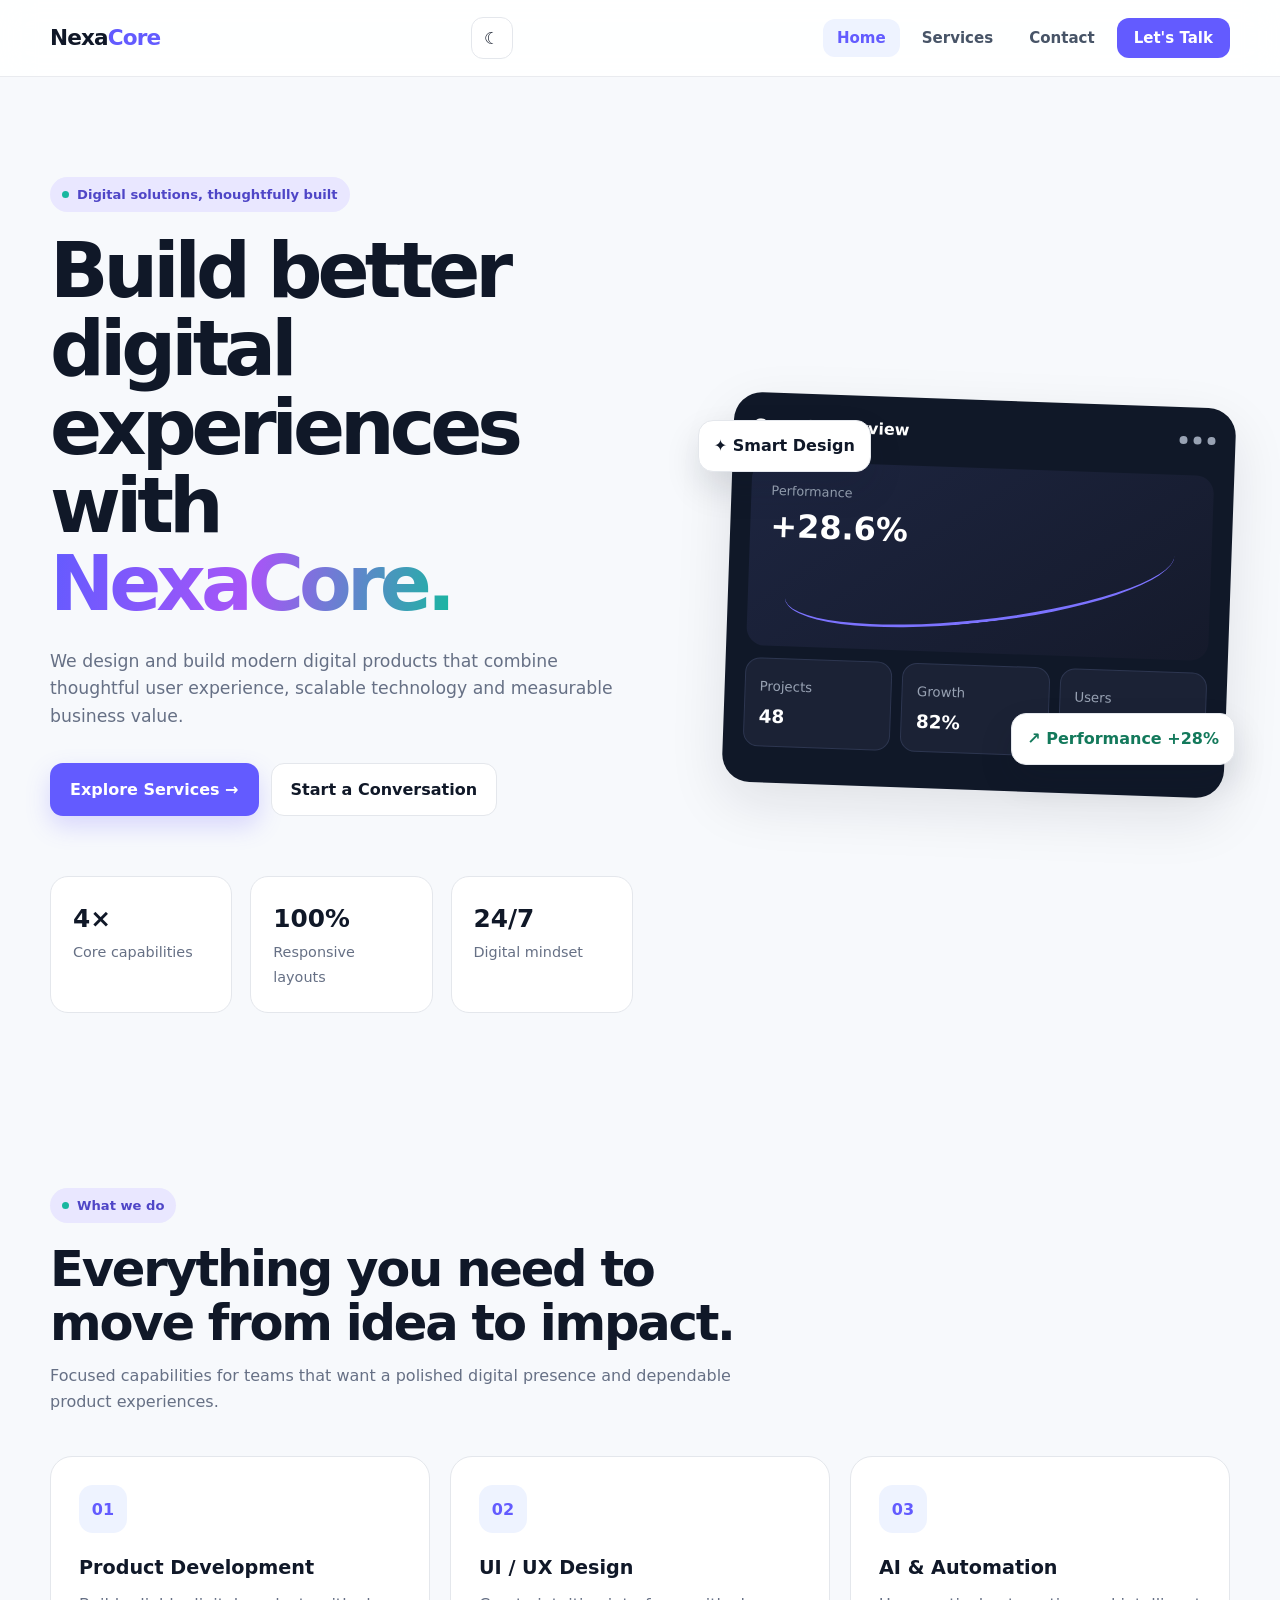
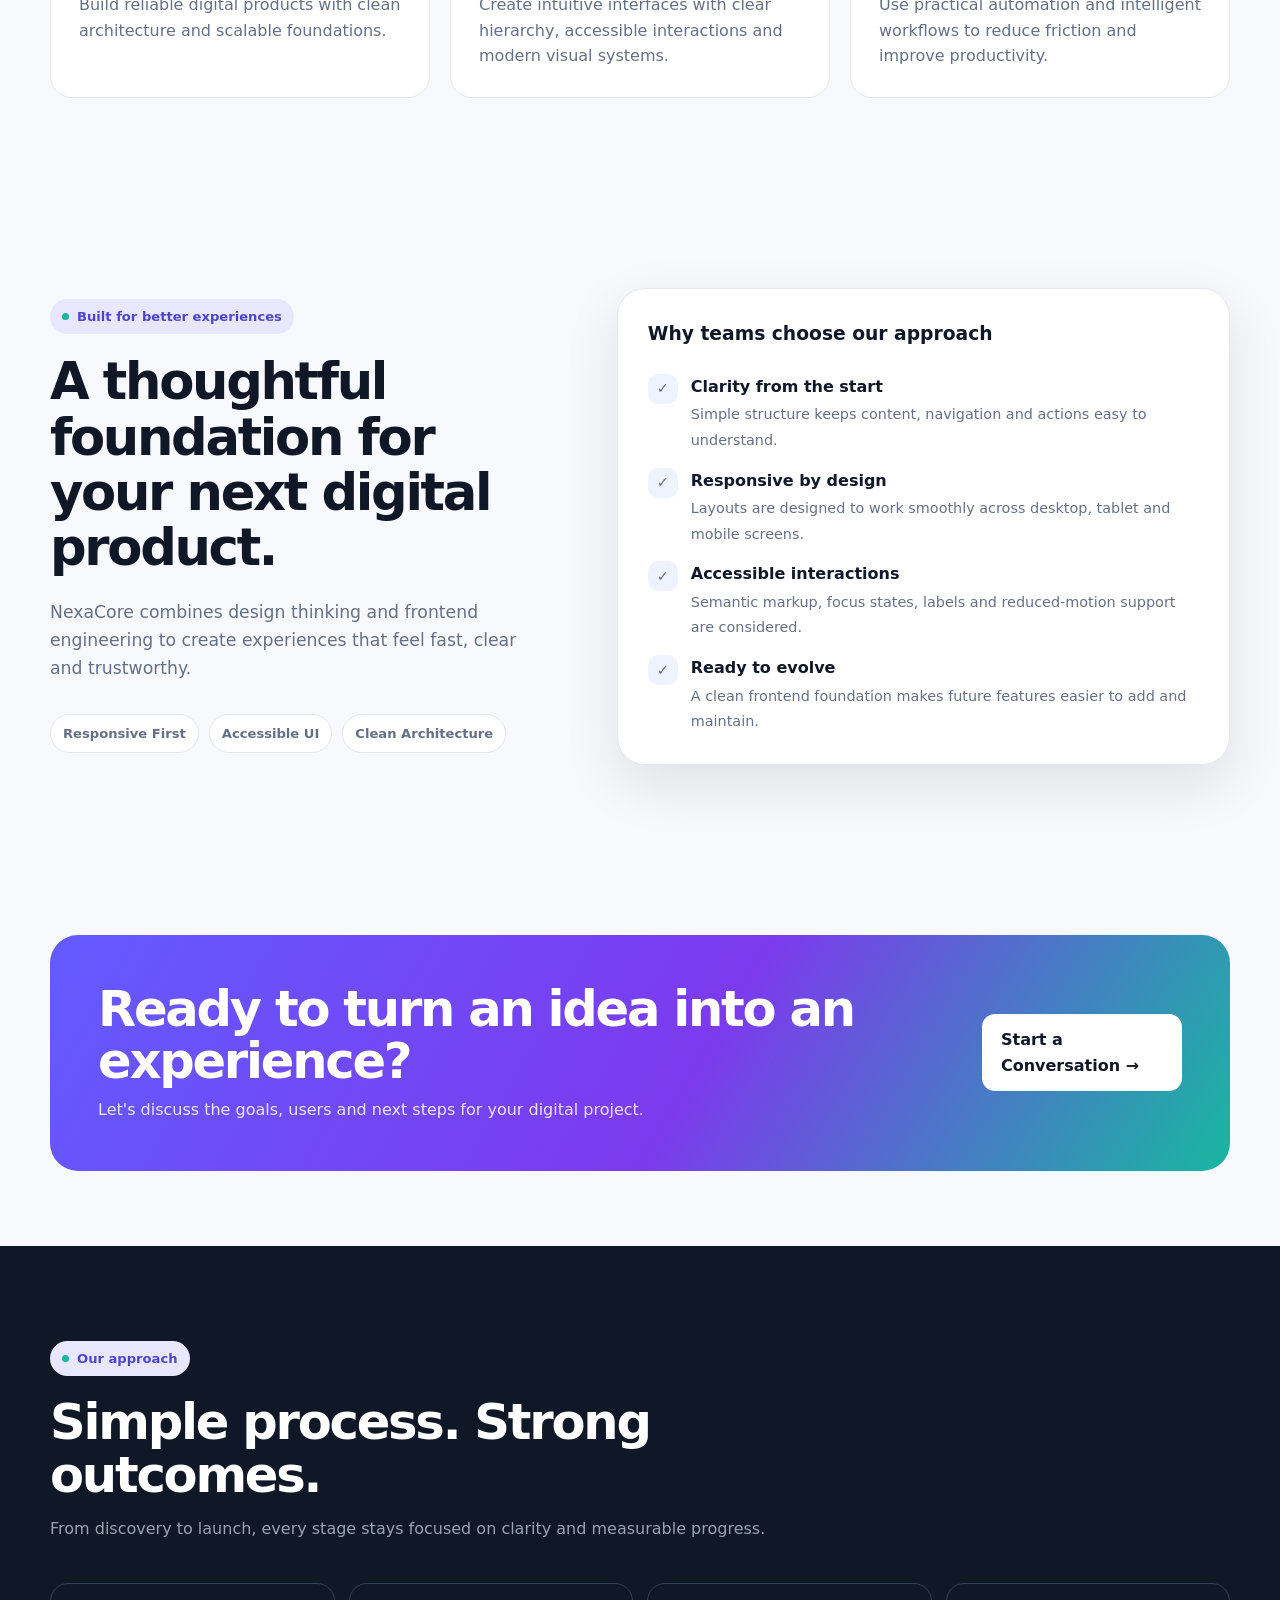
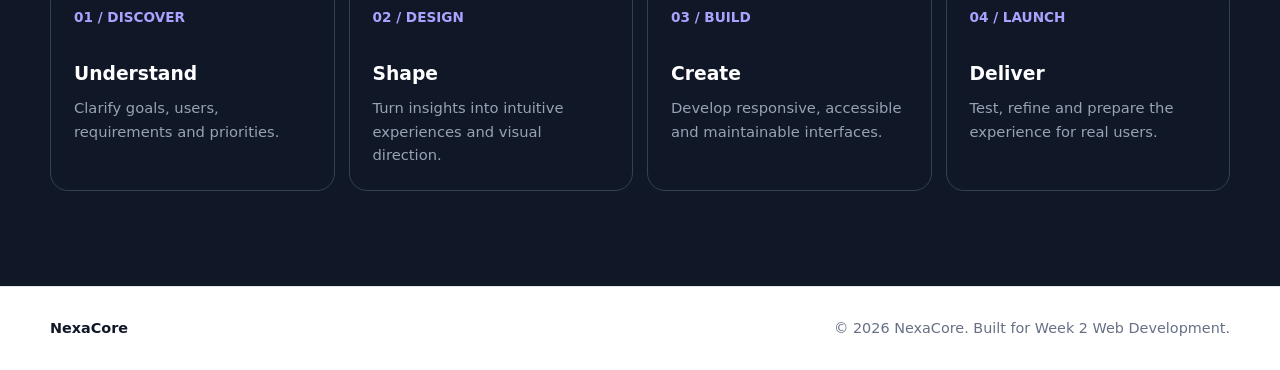
<file: index.html>
<!DOCTYPE html>
<html lang="en">
<head>
<meta charset="UTF-8"><meta name="viewport" content="width=device-width, initial-scale=1.0">
<meta name="description" content="NexaCore modern responsive digital solutions website.">
<title>NexaCore — Digital Solutions</title>
<link rel="stylesheet" href="css/style.css">
</head>
<body>

<header class="site-header">
  <div class="container nav">
    <a class="logo" href="index.html">Nexa<span>Core</span></a>
    <div class="nav-tools">
      <button class="theme-btn" type="button" aria-label="Switch to dark theme" title="Toggle theme">☾</button>
      <button class="menu-btn" type="button" aria-label="Open navigation menu" aria-expanded="false">☰</button>
    </div>
    <nav aria-label="Primary navigation">
      <ul class="nav-links">
        <li><a class="active" href="index.html">Home</a></li>
        <li><a class="" href="services.html">Services</a></li>
        <li><a class="" href="contact.html">Contact</a></li>
        <li><a class="nav-cta" href="contact.html">Let's Talk</a></li>
      </ul>
    </nav>
  </div>
</header>
<main>
<section class="hero">
  <div class="container hero-grid">
    <div class="reveal">
      <span class="eyebrow">Digital solutions, thoughtfully built</span>
      <h1>Build better digital experiences with <span class="gradient">NexaCore.</span></h1>
      <p class="hero-copy">We design and build modern digital products that combine thoughtful user experience, scalable technology and measurable business value.</p>
      <div class="actions">
        <a class="btn btn-primary" href="services.html">Explore Services →</a>
        <a class="btn btn-secondary" href="contact.html">Start a Conversation</a>
      </div>
      <div class="stats">
        <div class="stat"><strong>4×</strong><span>Core capabilities</span></div>
        <div class="stat"><strong>100%</strong><span>Responsive layouts</span></div>
        <div class="stat"><strong>24/7</strong><span>Digital mindset</span></div>
      </div>
    </div>
    <div class="hero-visual reveal" aria-label="Decorative dashboard visualization">
      <div class="dashboard">
        <div class="dash-top"><strong>Growth Overview</strong><div class="dots"><i></i><i></i><i></i></div></div>
        <div class="chart"><div class="chart-label">Performance</div><div class="chart-value">+28.6%</div></div>
        <div class="dash-cards">
          <div class="dash-card"><small>Projects</small><strong>48</strong></div>
          <div class="dash-card"><small>Growth</small><strong>82%</strong></div>
          <div class="dash-card"><small>Users</small><strong>12.4K</strong></div>
        </div>
      </div>
      <div class="float float-one">✦ Smart Design</div>
      <div class="float float-two">↗ Performance +28%</div>
    </div>
  </div>
</section>

<section class="section">
  <div class="container">
    <div class="section-head reveal">
      <span class="eyebrow">What we do</span>
      <h2>Everything you need to move from idea to impact.</h2>
      <p>Focused capabilities for teams that want a polished digital presence and dependable product experiences.</p>
    </div>
    <div class="cards">
      <article class="card reveal"><div class="icon">01</div><h3>Product Development</h3><p>Build reliable digital products with clean architecture and scalable foundations.</p></article>
      <article class="card reveal"><div class="icon">02</div><h3>UI / UX Design</h3><p>Create intuitive interfaces with clear hierarchy, accessible interactions and modern visual systems.</p></article>
      <article class="card reveal"><div class="icon">03</div><h3>AI & Automation</h3><p>Use practical automation and intelligent workflows to reduce friction and improve productivity.</p></article>
    </div>
  </div>
</section>


<section class="split-section">
  <div class="container split-grid">
    <div class="reveal">
      <span class="eyebrow">Built for better experiences</span>
      <h2 style="font-size:clamp(2rem,4vw,3.2rem);line-height:1.08;letter-spacing:-.045em">A thoughtful foundation for your next digital product.</h2>
      <p class="hero-copy">NexaCore combines design thinking and frontend engineering to create experiences that feel fast, clear and trustworthy.</p>
      <div class="trust-row">
        <span class="trust-pill">Responsive First</span>
        <span class="trust-pill">Accessible UI</span>
        <span class="trust-pill">Clean Architecture</span>
      </div>
    </div>
    <div class="feature-panel reveal">
      <h3>Why teams choose our approach</h3>
      <ul class="feature-list">
        <li><span class="check">✓</span><div><b>Clarity from the start</b><span>Simple structure keeps content, navigation and actions easy to understand.</span></div></li>
        <li><span class="check">✓</span><div><b>Responsive by design</b><span>Layouts are designed to work smoothly across desktop, tablet and mobile screens.</span></div></li>
        <li><span class="check">✓</span><div><b>Accessible interactions</b><span>Semantic markup, focus states, labels and reduced-motion support are considered.</span></div></li>
        <li><span class="check">✓</span><div><b>Ready to evolve</b><span>A clean frontend foundation makes future features easier to add and maintain.</span></div></li>
      </ul>
    </div>
  </div>
</section>

<section class="cta">
  <div class="container">
    <div class="cta-box reveal">
      <div><h2>Ready to turn an idea into an experience?</h2><p>Let's discuss the goals, users and next steps for your digital project.</p></div>
      <a class="btn btn-secondary" href="contact.html">Start a Conversation →</a>
    </div>
  </div>
</section>
<section class="section process">
  <div class="container">
    <div class="section-head reveal"><span class="eyebrow">Our approach</span><h2>Simple process. Strong outcomes.</h2><p>From discovery to launch, every stage stays focused on clarity and measurable progress.</p></div>
    <div class="process-grid">
      <div class="step reveal"><b>01 / DISCOVER</b><h3>Understand</h3><p>Clarify goals, users, requirements and priorities.</p></div>
      <div class="step reveal"><b>02 / DESIGN</b><h3>Shape</h3><p>Turn insights into intuitive experiences and visual direction.</p></div>
      <div class="step reveal"><b>03 / BUILD</b><h3>Create</h3><p>Develop responsive, accessible and maintainable interfaces.</p></div>
      <div class="step reveal"><b>04 / LAUNCH</b><h3>Deliver</h3><p>Test, refine and prepare the experience for real users.</p></div>
    </div>
  </div>
</section>
</main>

<footer class="site-footer">
  <div class="container footer-inner">
    <div class="footer-brand">NexaCore</div>
    <div>© <span id="year"></span> NexaCore. Built for Week 2 Web Development.</div>
  </div>
</footer>
<script src="js/main.js"></script>
</body>
</html>
</file>
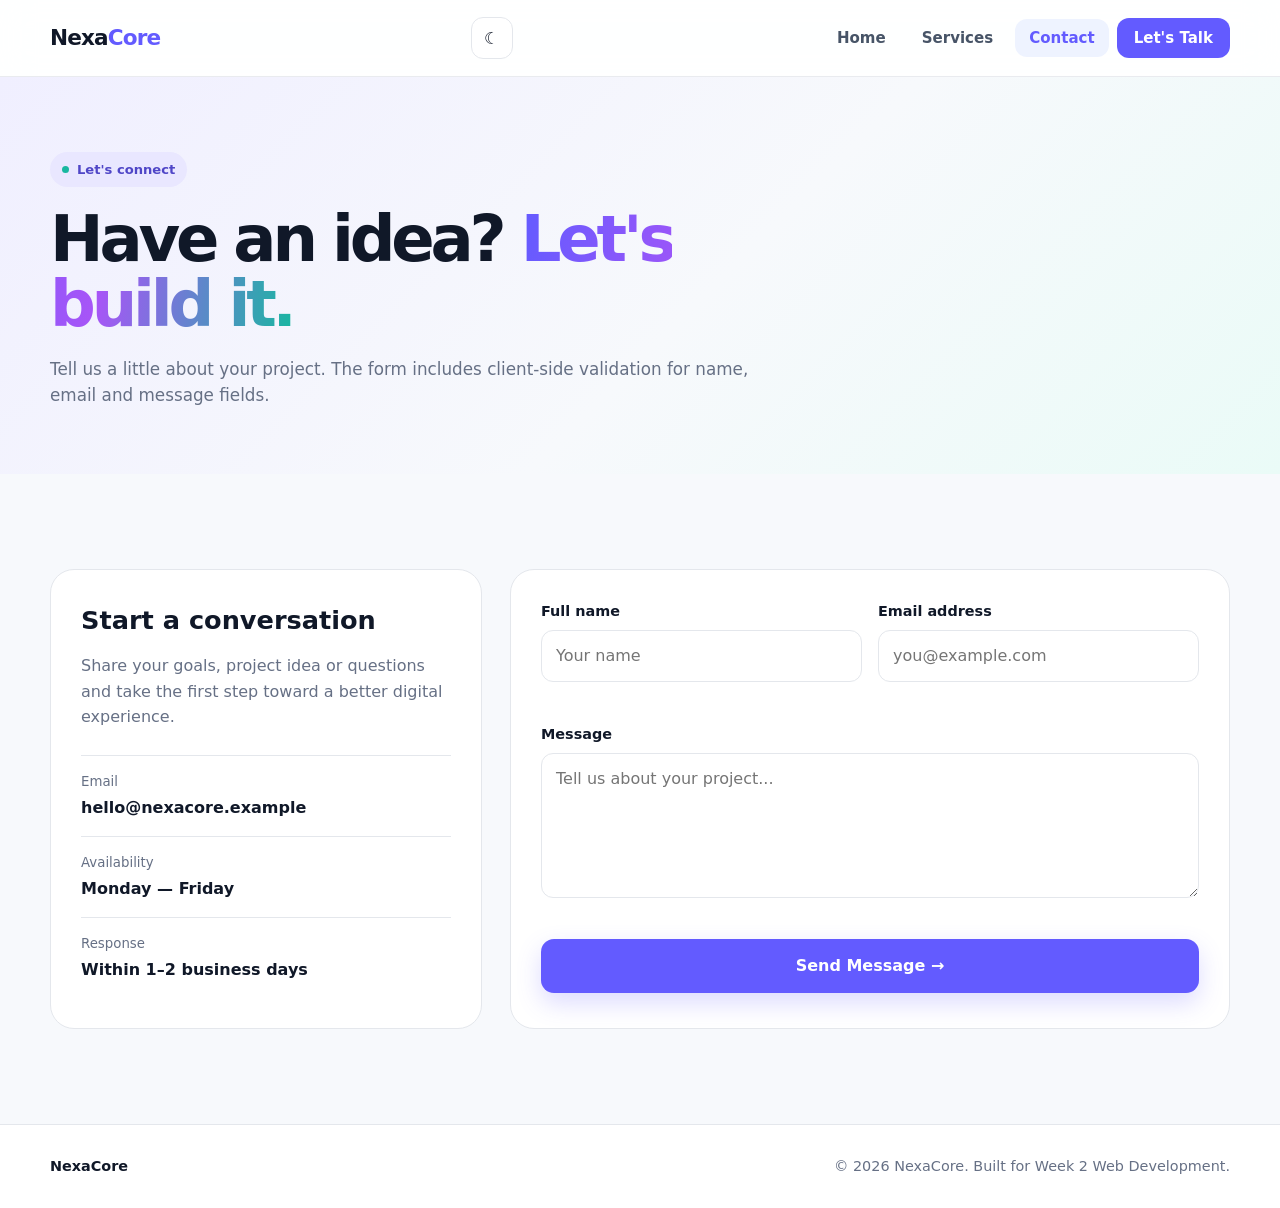
<file: contact.html>
<!DOCTYPE html>
<html lang="en">
<head>
<meta charset="UTF-8"><meta name="viewport" content="width=device-width, initial-scale=1.0">
<meta name="description" content="Contact NexaCore for digital product and web development services.">
<title>Contact — NexaCore</title>
<link rel="stylesheet" href="css/style.css">
</head>
<body>

<header class="site-header">
  <div class="container nav">
    <a class="logo" href="index.html">Nexa<span>Core</span></a>
    <div class="nav-tools">
      <button class="theme-btn" type="button" aria-label="Switch to dark theme" title="Toggle theme">☾</button>
      <button class="menu-btn" type="button" aria-label="Open navigation menu" aria-expanded="false">☰</button>
    </div>
    <nav aria-label="Primary navigation">
      <ul class="nav-links">
        <li><a class="" href="index.html">Home</a></li>
        <li><a class="" href="services.html">Services</a></li>
        <li><a class="active" href="contact.html">Contact</a></li>
        <li><a class="nav-cta" href="contact.html">Let's Talk</a></li>
      </ul>
    </nav>
  </div>
</header>
<main>
<section class="page-hero">
  <div class="container reveal">
    <span class="eyebrow">Let's connect</span>
    <h1>Have an idea? <span class="gradient">Let's build it.</span></h1>
    <p>Tell us a little about your project. The form includes client-side validation for name, email and message fields.</p>
  </div>
</section>
<section class="section">
  <div class="container contact-grid">
    <aside class="contact-info reveal">
      <h2>Start a conversation</h2>
      <p>Share your goals, project idea or questions and take the first step toward a better digital experience.</p>
      <div class="contact-item"><small>Email</small><strong>hello@nexacore.example</strong></div>
      <div class="contact-item"><small>Availability</small><strong>Monday — Friday</strong></div>
      <div class="contact-item"><small>Response</small><strong>Within 1–2 business days</strong></div>
    </aside>
    <div class="form-card reveal">
      <form id="contactForm" novalidate>
        <div class="form-grid">
          <div class="field"><label for="name">Full name</label><input id="name" name="name" type="text" autocomplete="name" placeholder="Your name" aria-describedby="nameError"><span class="error" id="nameError"></span></div>
          <div class="field"><label for="email">Email address</label><input id="email" name="email" type="email" autocomplete="email" placeholder="you@example.com" aria-describedby="emailError"><span class="error" id="emailError"></span></div>
          <div class="field full"><label for="message">Message</label><textarea id="message" name="message" placeholder="Tell us about your project..." aria-describedby="messageError"></textarea><span class="error" id="messageError"></span></div>
          <div class="field full"><button class="btn btn-primary" type="submit">Send Message →</button></div>
        </div>
        <div class="success" id="formSuccess" role="status" aria-live="polite"></div>
      </form>
    </div>
  </div>
</section>
</main>

<footer class="site-footer">
  <div class="container footer-inner">
    <div class="footer-brand">NexaCore</div>
    <div>© <span id="year"></span> NexaCore. Built for Week 2 Web Development.</div>
  </div>
</footer>
<script src="js/main.js"></script>
</body>
</html>
</file>
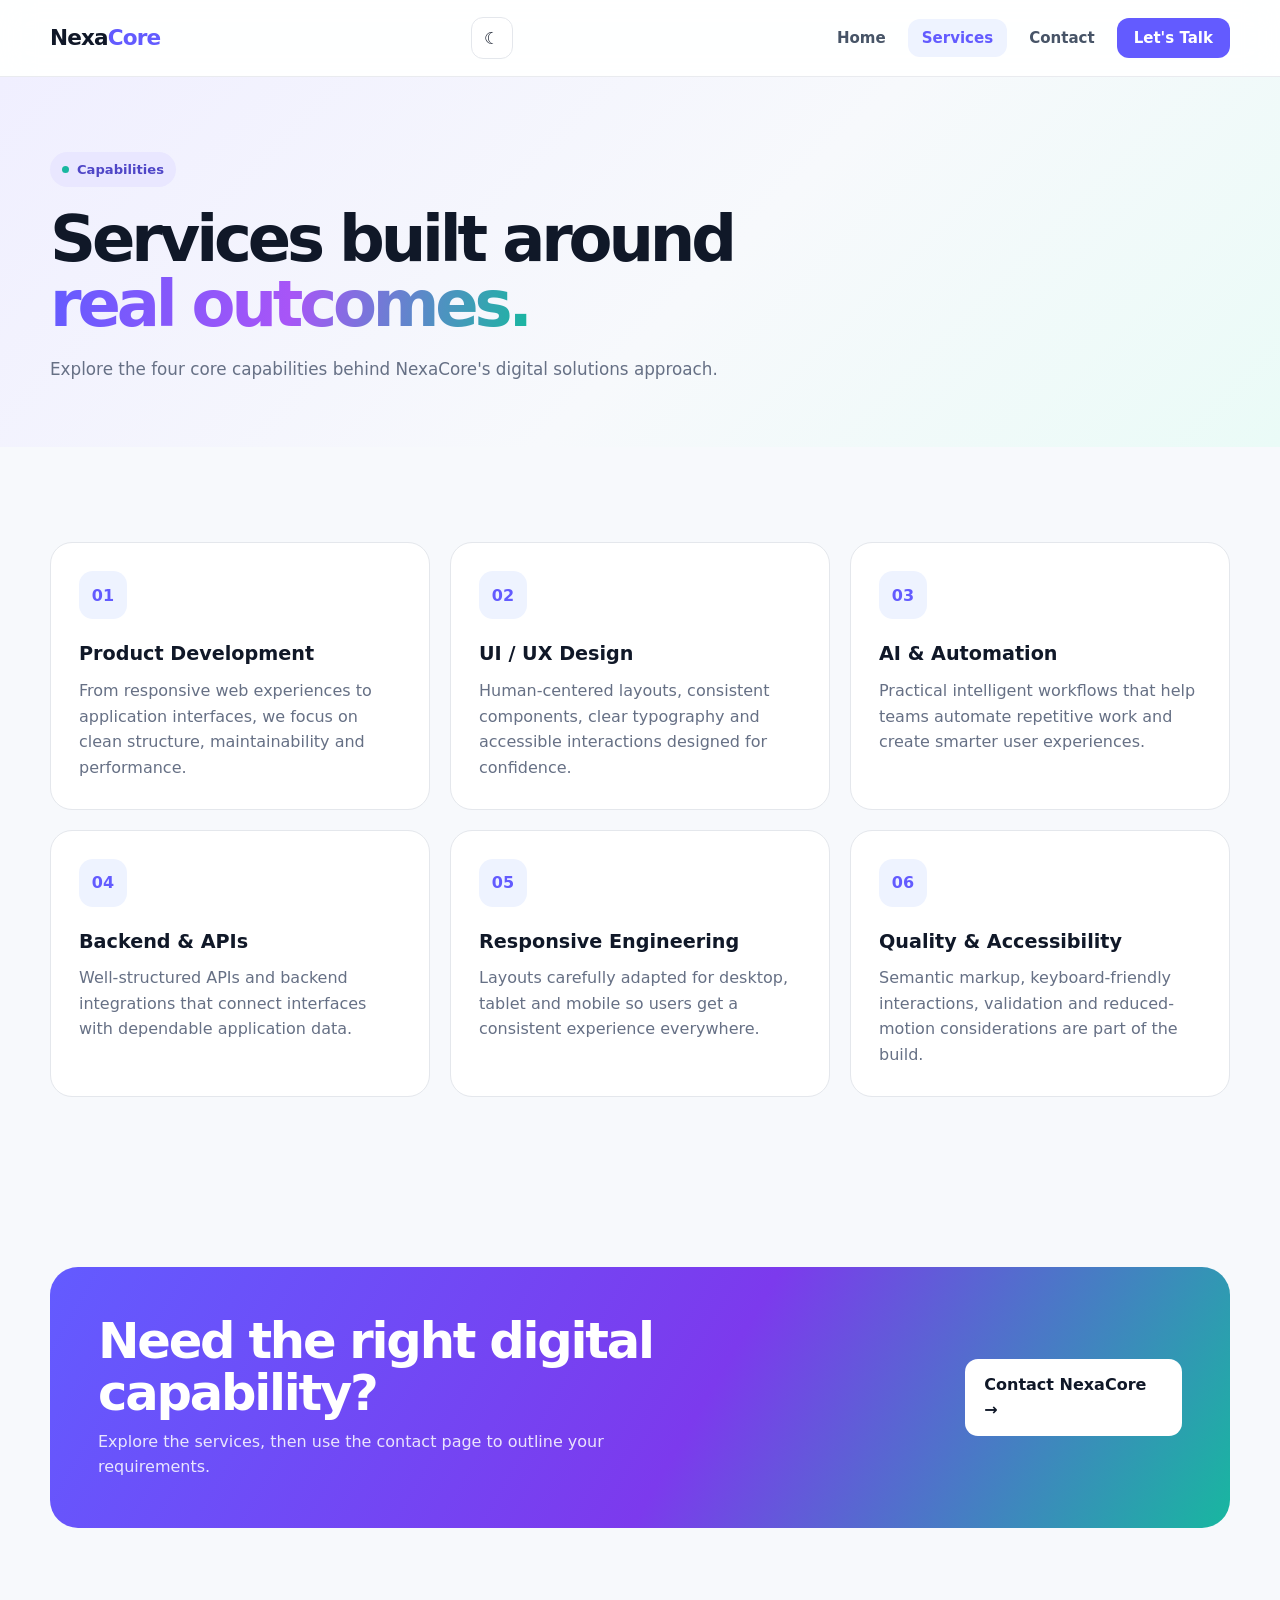
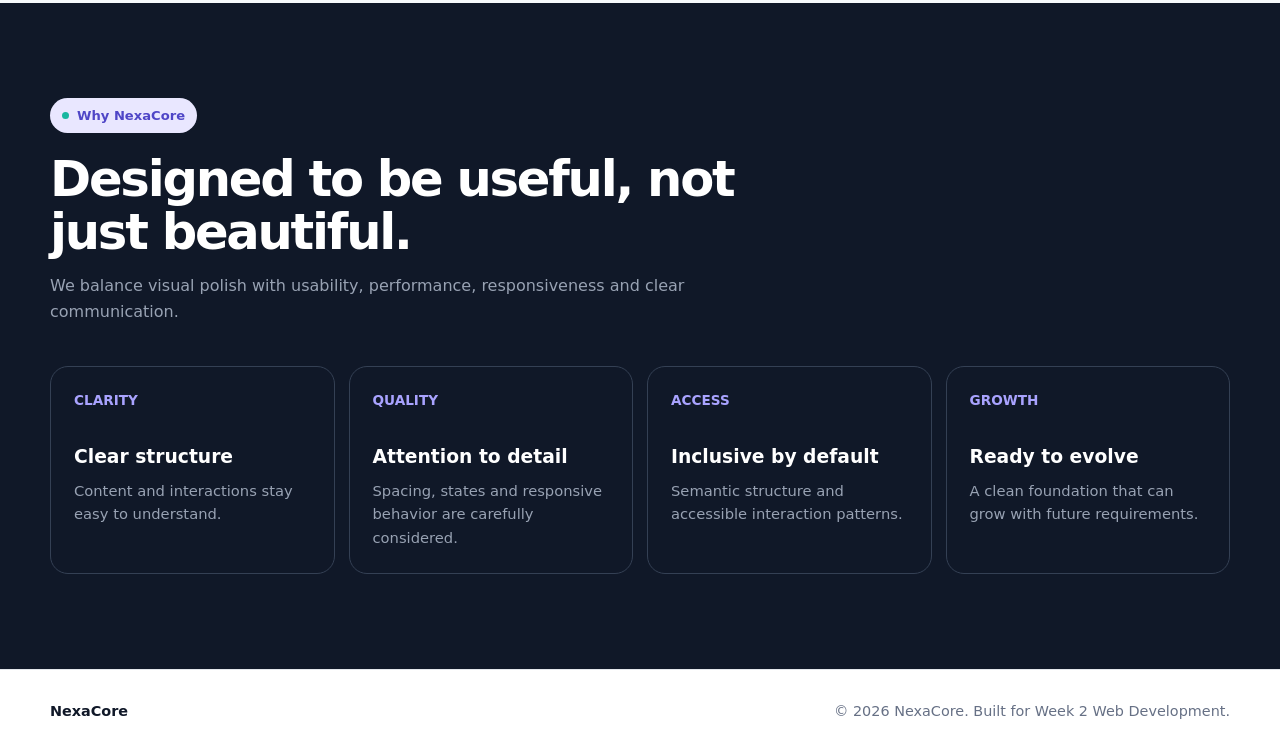
<file: services.html>
<!DOCTYPE html>
<html lang="en">
<head>
<meta charset="UTF-8"><meta name="viewport" content="width=device-width, initial-scale=1.0">
<meta name="description" content="NexaCore services: product development, UI UX, AI automation and backend APIs.">
<title>Services — NexaCore</title>
<link rel="stylesheet" href="css/style.css">
</head>
<body>

<header class="site-header">
  <div class="container nav">
    <a class="logo" href="index.html">Nexa<span>Core</span></a>
    <div class="nav-tools">
      <button class="theme-btn" type="button" aria-label="Switch to dark theme" title="Toggle theme">☾</button>
      <button class="menu-btn" type="button" aria-label="Open navigation menu" aria-expanded="false">☰</button>
    </div>
    <nav aria-label="Primary navigation">
      <ul class="nav-links">
        <li><a class="" href="index.html">Home</a></li>
        <li><a class="active" href="services.html">Services</a></li>
        <li><a class="" href="contact.html">Contact</a></li>
        <li><a class="nav-cta" href="contact.html">Let's Talk</a></li>
      </ul>
    </nav>
  </div>
</header>
<main>
<section class="page-hero">
  <div class="container reveal">
    <span class="eyebrow">Capabilities</span>
    <h1>Services built around <span class="gradient">real outcomes.</span></h1>
    <p>Explore the four core capabilities behind NexaCore's digital solutions approach.</p>
  </div>
</section>
<section class="section">
  <div class="container">
    <div class="cards">
      <article class="card reveal"><div class="icon">01</div><h3>Product Development</h3><p>From responsive web experiences to application interfaces, we focus on clean structure, maintainability and performance.</p></article>
      <article class="card reveal"><div class="icon">02</div><h3>UI / UX Design</h3><p>Human-centered layouts, consistent components, clear typography and accessible interactions designed for confidence.</p></article>
      <article class="card reveal"><div class="icon">03</div><h3>AI & Automation</h3><p>Practical intelligent workflows that help teams automate repetitive work and create smarter user experiences.</p></article>
      <article class="card reveal"><div class="icon">04</div><h3>Backend & APIs</h3><p>Well-structured APIs and backend integrations that connect interfaces with dependable application data.</p></article>
      <article class="card reveal"><div class="icon">05</div><h3>Responsive Engineering</h3><p>Layouts carefully adapted for desktop, tablet and mobile so users get a consistent experience everywhere.</p></article>
      <article class="card reveal"><div class="icon">06</div><h3>Quality & Accessibility</h3><p>Semantic markup, keyboard-friendly interactions, validation and reduced-motion considerations are part of the build.</p></article>
    </div>
  </div>
</section>

<section class="cta">
  <div class="container">
    <div class="cta-box reveal">
      <div><h2>Need the right digital capability?</h2><p>Explore the services, then use the contact page to outline your requirements.</p></div>
      <a class="btn btn-secondary" href="contact.html">Contact NexaCore →</a>
    </div>
  </div>
</section>
<section class="section process">
  <div class="container">
    <div class="section-head reveal"><span class="eyebrow">Why NexaCore</span><h2>Designed to be useful, not just beautiful.</h2><p>We balance visual polish with usability, performance, responsiveness and clear communication.</p></div>
    <div class="process-grid">
      <div class="step reveal"><b>CLARITY</b><h3>Clear structure</h3><p>Content and interactions stay easy to understand.</p></div>
      <div class="step reveal"><b>QUALITY</b><h3>Attention to detail</h3><p>Spacing, states and responsive behavior are carefully considered.</p></div>
      <div class="step reveal"><b>ACCESS</b><h3>Inclusive by default</h3><p>Semantic structure and accessible interaction patterns.</p></div>
      <div class="step reveal"><b>GROWTH</b><h3>Ready to evolve</h3><p>A clean foundation that can grow with future requirements.</p></div>
    </div>
  </div>
</section>
</main>

<footer class="site-footer">
  <div class="container footer-inner">
    <div class="footer-brand">NexaCore</div>
    <div>© <span id="year"></span> NexaCore. Built for Week 2 Web Development.</div>
  </div>
</footer>
<script src="js/main.js"></script>
</body>
</html>
</file>
<file: css/style.css>
:root{
  --bg:#f7f9fc;
  --surface:#ffffff;
  --surface-2:#eef3ff;
  --text:#101828;
  --muted:#667085;
  --primary:#635bff;
  --primary-dark:#5147e8;
  --accent:#18b7a0;
  --border:#e4e7ec;
  --shadow:0 20px 55px rgba(16,24,40,.10);
  --radius:22px;
  --max:1180px;
}
*{box-sizing:border-box;margin:0;padding:0}
html{scroll-behavior:smooth}
body{font-family:Inter,ui-sans-serif,system-ui,-apple-system,BlinkMacSystemFont,"Segoe UI",sans-serif;color:var(--text);background:var(--bg);line-height:1.6}
a{text-decoration:none;color:inherit}
img{max-width:100%;display:block}
button,input,textarea{font:inherit}
.container{width:min(var(--max),calc(100% - 40px));margin:auto}
.site-header{position:sticky;top:0;z-index:100;background:rgba(255,255,255,.88);backdrop-filter:blur(16px);border-bottom:1px solid rgba(228,231,236,.8)}
.nav{height:76px;display:flex;align-items:center;justify-content:space-between}
.logo{font-size:1.35rem;font-weight:850;letter-spacing:-.04em}
.logo span{color:var(--primary)}
.nav-links{display:flex;gap:8px;align-items:center;list-style:none}
.nav-links a{padding:10px 14px;border-radius:12px;color:#475467;font-weight:650;font-size:.94rem}
.nav-links a:hover,.nav-links a.active{color:var(--primary);background:var(--surface-2)}
.nav-cta{background:var(--primary)!important;color:#fff!important;padding:11px 17px!important}
.menu-btn{display:none;border:0;background:var(--surface-2);width:44px;height:44px;border-radius:12px;cursor:pointer;color:var(--text)}
.hero{padding:100px 0 80px;overflow:hidden}
.hero-grid{display:grid;grid-template-columns:1.05fr .95fr;gap:70px;align-items:center}
.eyebrow{display:inline-flex;align-items:center;gap:8px;background:#e9e7ff;color:#4f46c7;border-radius:999px;padding:7px 12px;font-weight:750;font-size:.82rem;margin-bottom:20px}
.eyebrow::before{content:"";width:7px;height:7px;background:var(--accent);border-radius:50%}
h1{font-size:clamp(2.8rem,6vw,5.2rem);line-height:1.02;letter-spacing:-.065em;max-width:760px}
.gradient{background:linear-gradient(100deg,var(--primary),#a855f7,var(--accent));-webkit-background-clip:text;background-clip:text;color:transparent}
.hero-copy{font-size:1.08rem;color:var(--muted);max-width:620px;margin:24px 0 32px}
.actions{display:flex;gap:12px;flex-wrap:wrap}
.btn{display:inline-flex;align-items:center;justify-content:center;gap:9px;border:1px solid transparent;border-radius:13px;padding:13px 19px;font-weight:750;cursor:pointer;transition:.2s}
.btn-primary{background:var(--primary);color:white;box-shadow:0 10px 25px rgba(99,91,255,.22)}
.btn-primary:hover{background:var(--primary-dark);transform:translateY(-2px)}
.btn-secondary{background:#fff;border-color:var(--border);color:var(--text)}
.btn-secondary:hover{border-color:#c7cbd5;transform:translateY(-2px)}
.hero-visual{position:relative;min-height:430px}
.dashboard{position:absolute;inset:20px 0 20px 25px;background:#101828;border-radius:28px;padding:20px;box-shadow:var(--shadow);transform:rotate(2deg)}
.dash-top{display:flex;justify-content:space-between;align-items:center;color:#fff;margin-bottom:22px}
.dots{display:flex;gap:6px}.dots i{width:8px;height:8px;border-radius:50%;background:#98a2b3}
.chart{height:185px;border-radius:18px;background:linear-gradient(145deg,#1d2540,#151a2b);padding:20px;position:relative;overflow:hidden}
.chart::after{content:"";position:absolute;left:8%;right:8%;bottom:30px;height:90px;border-bottom:3px solid #7c73ff;border-radius:50%;transform:skewY(-8deg)}
.chart-label{color:#98a2b3;font-size:.8rem}.chart-value{color:#fff;font-size:2rem;font-weight:800}
.dash-cards{display:grid;grid-template-columns:repeat(3,1fr);gap:10px;margin-top:12px}
.dash-card{background:#1b2235;border:1px solid #2d3650;border-radius:15px;padding:14px;color:#fff}
.dash-card small{color:#98a2b3}.dash-card strong{display:block;font-size:1.15rem;margin-top:4px}
.float{position:absolute;background:#fff;border:1px solid var(--border);border-radius:15px;padding:12px 15px;box-shadow:0 16px 35px rgba(16,24,40,.12);font-weight:750}
.float-one{left:-5px;top:40px}.float-two{right:-5px;bottom:45px;color:#13795b}
.stats{display:grid;grid-template-columns:repeat(3,1fr);gap:18px;margin-top:60px}
.stat{background:#fff;border:1px solid var(--border);padding:22px;border-radius:18px}.stat strong{font-size:1.55rem;display:block}.stat span{color:var(--muted);font-size:.9rem}
.section{padding:95px 0}.section-head{max-width:720px;margin-bottom:42px}.section-head h2{font-size:clamp(2rem,4vw,3.1rem);line-height:1.08;letter-spacing:-.045em}.section-head p{color:var(--muted);margin-top:13px}
.cards{display:grid;grid-template-columns:repeat(3,1fr);gap:20px}
.card{background:var(--surface);border:1px solid var(--border);border-radius:var(--radius);padding:28px;transition:.25s}.card:hover{transform:translateY(-6px);box-shadow:var(--shadow)}
.icon{width:48px;height:48px;border-radius:14px;display:grid;place-items:center;background:var(--surface-2);color:var(--primary);font-weight:900;margin-bottom:20px}
.card h3{font-size:1.2rem;margin-bottom:8px}.card p{color:var(--muted)}
.process{background:#101828;color:#fff}.process .section-head p{color:#98a2b3}.process-grid{display:grid;grid-template-columns:repeat(4,1fr);gap:14px}.step{border:1px solid #344054;border-radius:18px;padding:23px}.step b{display:block;color:#a9a3ff;font-size:.85rem;margin-bottom:30px}.step h3{margin-bottom:7px}.step p{color:#98a2b3;font-size:.92rem}
.page-hero{padding:75px 0 65px;background:linear-gradient(135deg,#f0efff,#f7f9fc 55%,#eafbf7)}.page-hero h1{font-size:clamp(2.5rem,5vw,4.4rem)}.page-hero p{max-width:700px;color:var(--muted);margin-top:18px;font-size:1.05rem}
.contact-grid{display:grid;grid-template-columns:.75fr 1.25fr;gap:28px}.contact-info,.form-card{background:#fff;border:1px solid var(--border);border-radius:24px;padding:30px}.contact-info h2{font-size:1.6rem;margin-bottom:12px}.contact-info>p{color:var(--muted);margin-bottom:25px}.contact-item{padding:15px 0;border-top:1px solid var(--border)}.contact-item small{color:var(--muted);display:block}.contact-item strong{display:block;margin-top:3px}
.form-grid{display:grid;grid-template-columns:1fr 1fr;gap:16px}.field{display:flex;flex-direction:column;gap:7px}.field.full{grid-column:1/-1}.field label{font-weight:700;font-size:.9rem}.field input,.field textarea{border:1px solid var(--border);border-radius:12px;padding:12px 14px;outline:none;background:#fff}.field textarea{min-height:145px;resize:vertical}.field input:focus,.field textarea:focus{border-color:var(--primary);box-shadow:0 0 0 4px rgba(99,91,255,.10)}.error{color:#d92d20;font-size:.8rem;min-height:18px}.success{margin-top:15px;padding:12px 14px;border-radius:12px;background:#e9f8f1;color:#087443;font-weight:650;display:none}
.site-footer{padding:30px 0;border-top:1px solid var(--border);background:#fff;color:var(--muted);font-size:.9rem}.footer-inner{display:flex;justify-content:space-between;gap:20px;align-items:center}.footer-brand{font-weight:800;color:var(--text)}
.reveal{opacity:0;transform:translateY(20px);transition:.65s ease}.reveal.visible{opacity:1;transform:none}
@media(max-width:900px){
  .hero-grid{grid-template-columns:1fr;gap:35px}.hero{padding-top:70px}.hero-visual{min-height:390px}.cards{grid-template-columns:1fr 1fr}.process-grid{grid-template-columns:1fr 1fr}.contact-grid{grid-template-columns:1fr}
}
@media(max-width:680px){
  .container{width:min(var(--max),calc(100% - 28px))}.nav{height:68px}.menu-btn{display:grid;place-items:center}.nav-links{display:none;position:absolute;top:68px;left:14px;right:14px;background:#fff;border:1px solid var(--border);border-radius:16px;padding:10px;box-shadow:var(--shadow);flex-direction:column;align-items:stretch}.nav-links.open{display:flex}.nav-links a{display:block}.nav-cta{text-align:center}.hero{padding:60px 0}.hero-visual{min-height:320px}.dashboard{inset:15px 0}.float{font-size:.75rem;padding:9px 11px}.float-one{left:-4px;top:20px}.float-two{right:-4px;bottom:25px}.dash-cards{grid-template-columns:1fr 1fr}.dash-cards .dash-card:last-child{display:none}.stats,.cards,.process-grid{grid-template-columns:1fr}.section{padding:70px 0}.form-grid{grid-template-columns:1fr}.field.full{grid-column:auto}.footer-inner{flex-direction:column;text-align:center}
}
@media(prefers-reduced-motion:reduce){html{scroll-behavior:auto}.reveal{opacity:1;transform:none;transition:none}.btn,.card{transition:none}}


/* =========================
   DARK THEME
   ========================= */
body.dark-theme{
  --bg:#080b14;
  --surface:#111827;
  --surface-2:#1b2140;
  --text:#f4f7fb;
  --muted:#a8b1c2;
  --border:#273149;
  --shadow:0 22px 60px rgba(0,0,0,.34);
}
body.dark-theme .site-header{background:rgba(8,11,20,.86);border-bottom-color:#20283b}
body.dark-theme .btn-secondary,
body.dark-theme .contact-info,
body.dark-theme .form-card,
body.dark-theme .stat,
body.dark-theme .card,
body.dark-theme .float,
body.dark-theme .site-footer{background:var(--surface);color:var(--text)}
body.dark-theme .page-hero{background:linear-gradient(135deg,#161332,#0c1220 55%,#08251f)}
body.dark-theme .field input,
body.dark-theme .field textarea{background:#0b1120;color:var(--text);border-color:var(--border)}
body.dark-theme .nav-links{background:var(--surface);border-color:var(--border)}
body.dark-theme .nav-links a{color:#c7cfdd}
body.dark-theme .nav-links a:hover,
body.dark-theme .nav-links a.active{color:#a9a3ff;background:#1b2140}
body.dark-theme .logo{color:var(--text)}
body.dark-theme .section:not(.process){background:var(--bg)}
body.dark-theme .contact-item{border-top-color:var(--border)}
body.dark-theme .stat span,
body.dark-theme .card p{color:var(--muted)}

.theme-btn{
  width:42px;height:42px;border:1px solid var(--border);border-radius:12px;
  background:var(--surface);color:var(--text);cursor:pointer;font-size:1.05rem;
  display:grid;place-items:center;transition:.2s;
}
.theme-btn:hover{transform:translateY(-2px);border-color:var(--primary)}
.nav-tools{display:flex;align-items:center;gap:10px}
.mobile-only-theme{display:none}

.trust-row{display:flex;flex-wrap:wrap;gap:10px;margin-top:25px}
.trust-pill{padding:8px 12px;border:1px solid var(--border);background:var(--surface);border-radius:999px;color:var(--muted);font-size:.82rem;font-weight:700}

.split-section{padding:95px 0}
.split-grid{display:grid;grid-template-columns:.9fr 1.1fr;gap:65px;align-items:center}
.feature-panel{background:var(--surface);border:1px solid var(--border);border-radius:28px;padding:30px;box-shadow:var(--shadow)}
.feature-list{display:grid;gap:15px;margin-top:25px}
.feature-list li{list-style:none;display:flex;gap:13px;align-items:flex-start}
.feature-list b{display:block;margin-bottom:2px}.feature-list span{color:var(--muted);font-size:.9rem}
.check{width:30px;height:30px;flex:0 0 30px;border-radius:10px;background:var(--surface-2);color:var(--primary);display:grid;place-items:center;font-weight:900}

.cta{padding:75px 0}.cta-box{background:linear-gradient(120deg,#635bff,#7c3aed 55%,#18b7a0);color:#fff;border-radius:28px;padding:48px;display:flex;justify-content:space-between;align-items:center;gap:30px;overflow:hidden}.cta-box h2{font-size:clamp(2rem,4vw,3.1rem);line-height:1.05;letter-spacing:-.045em}.cta-box p{opacity:.85;margin-top:10px;max-width:600px}.cta-box .btn-secondary{border:0}

.footer-links{display:flex;gap:16px}.footer-links a:hover{color:var(--primary)}

@media(max-width:680px){
  .desktop-theme{display:none}.mobile-only-theme{display:grid}
  .nav-tools{gap:7px}.split-grid{grid-template-columns:1fr;gap:35px}.split-section{padding:70px 0}
  .cta{padding:60px 0}.cta-box{padding:30px;flex-direction:column;align-items:flex-start}
}
</file>
